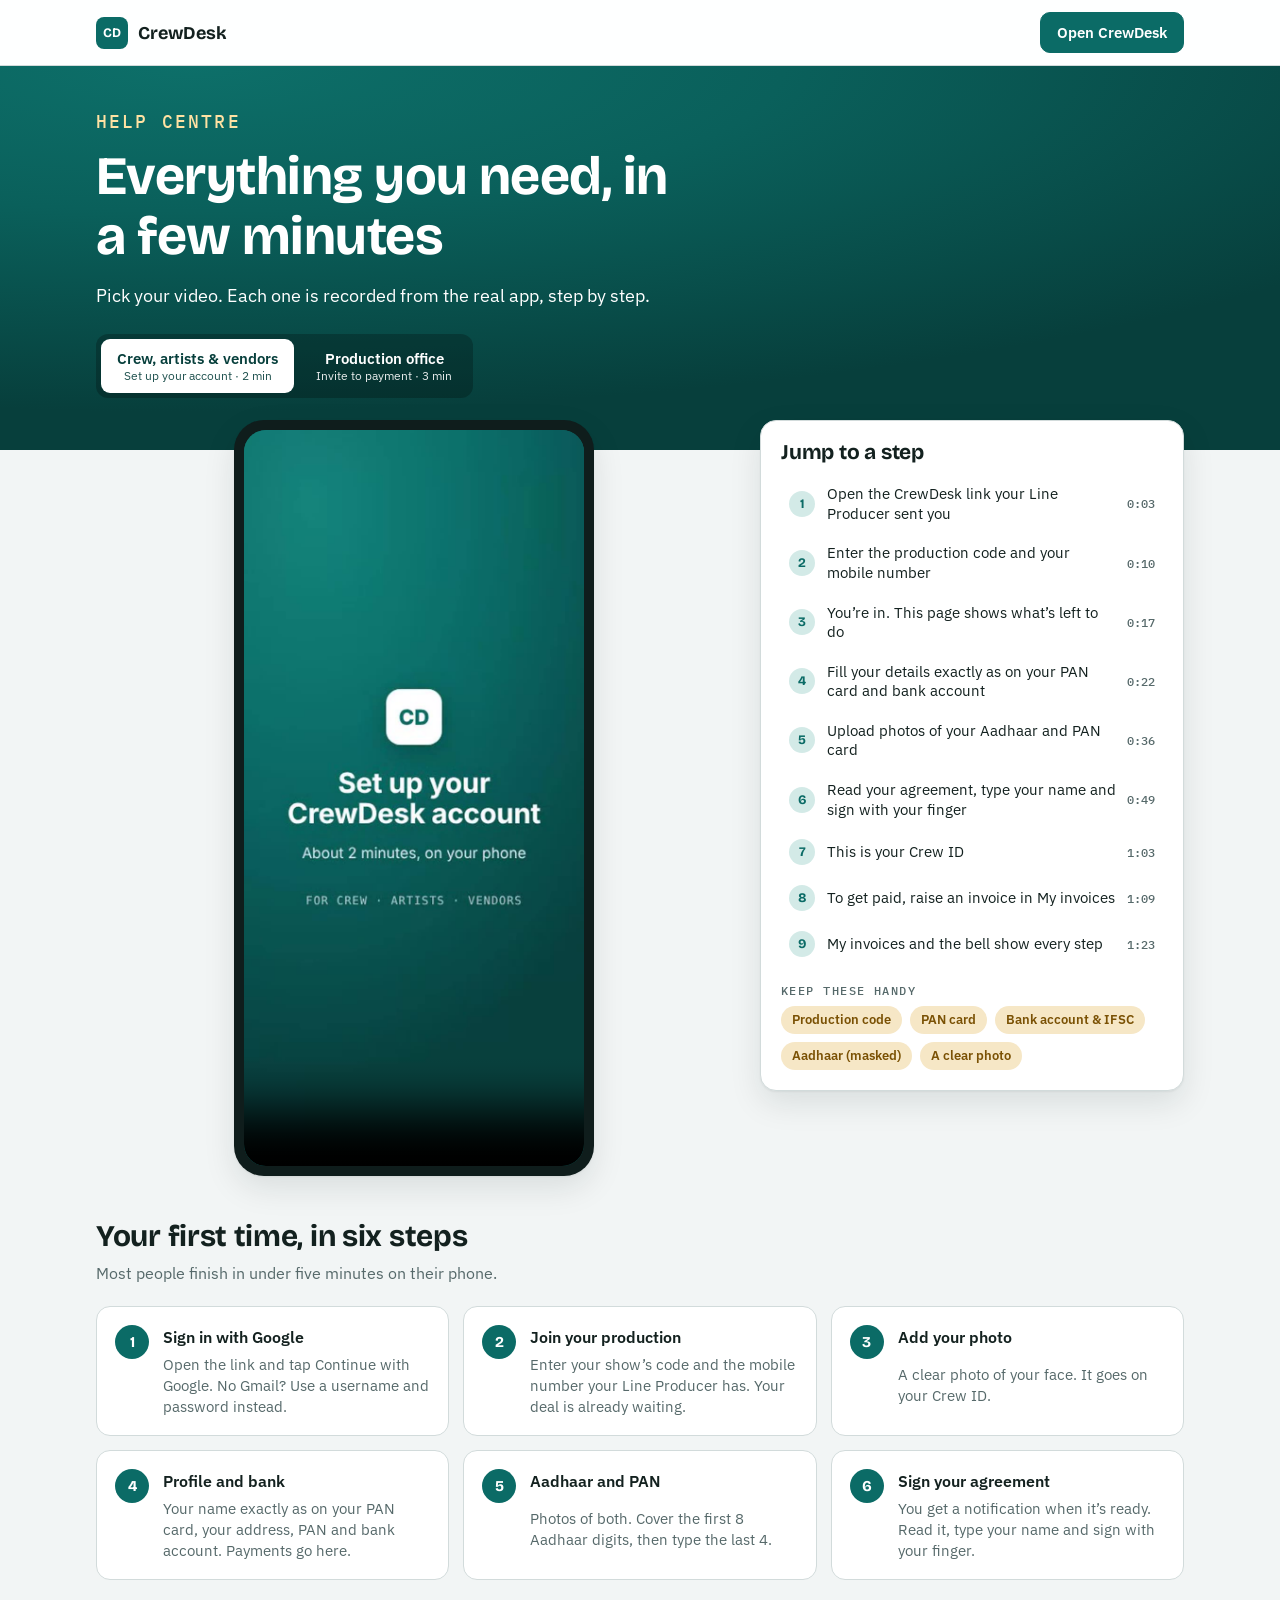
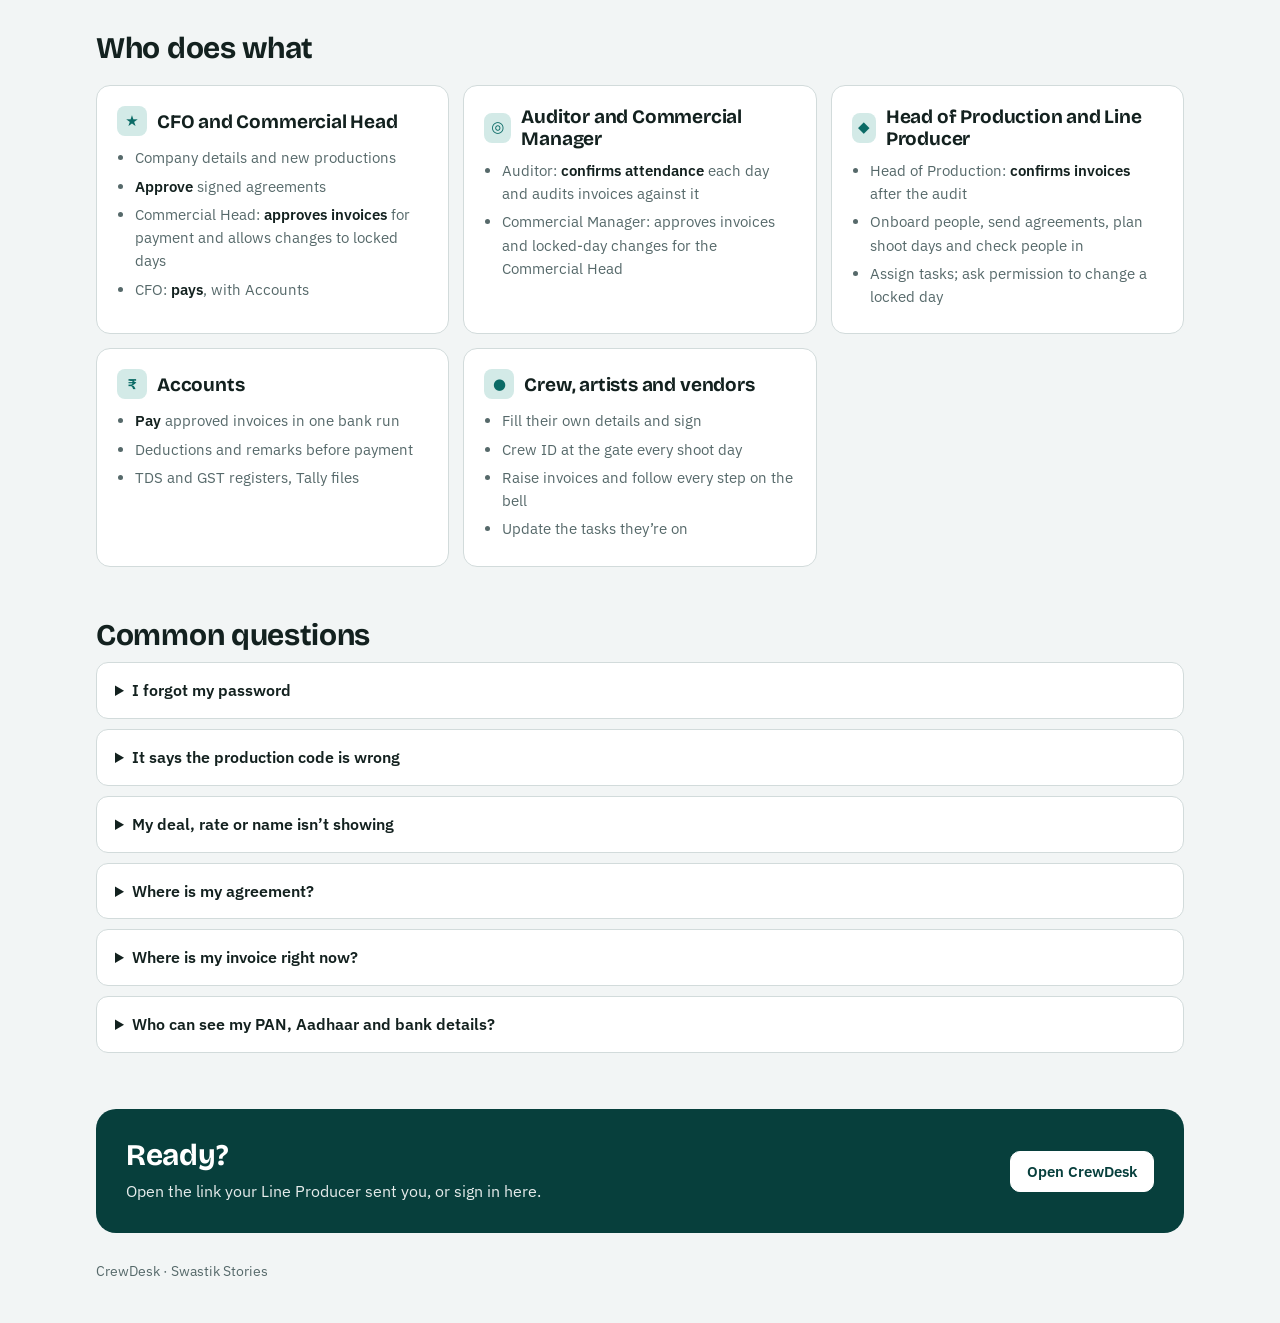
<file: help/index.html>
<!doctype html>
<html lang="en"><head><meta charset="utf-8"><meta name="viewport" content="width=device-width,initial-scale=1,viewport-fit=cover">
<title>CrewDesk Help</title>
<meta name="description" content="Short videos and a guide for crew, artists, vendors and the production office: setting up, onboarding, agreements, invoices and payments.">
<link rel="icon" href="/icon.svg">
<link rel="preconnect" href="https://fonts.googleapis.com">
<link rel="preconnect" href="https://fonts.gstatic.com" crossorigin>
<link rel="stylesheet" href="https://fonts.googleapis.com/css2?family=Bricolage+Grotesque:opsz,wght@12..96,500;12..96,700&family=IBM+Plex+Sans:wght@400;500;600&family=IBM+Plex+Mono:wght@400;500&display=swap">
<style>
:root{
  --bg:#F2F5F5; --surface:#FFFFFF; --surface-2:#E7EDED; --line:#D2DBDB; --fg:#13211F; --muted:#56696A;
  --accent:#0B6B66; --accent-ink:#FFFFFF; --accent-soft:#D3EAE7; --gold:#7A5104; --gold-soft:#F6E7C6; --deep:#073F3C;
  --shadow:0 1px 2px rgb(10 30 30 / .06),0 12px 32px rgb(10 30 30 / .10);
  --f-display:"Bricolage Grotesque","Segoe UI",system-ui,sans-serif; --f-body:"IBM Plex Sans","Segoe UI",system-ui,sans-serif; --f-mono:"IBM Plex Mono",ui-monospace,Menlo,monospace;
}
@media (prefers-color-scheme: dark){:root:not([data-theme="light"]){
  --bg:#0C1515; --surface:#132020; --surface-2:#1A2A2A; --line:#2A3C3C; --fg:#E3EDEC; --muted:#8FA4A3;
  --accent:#43B8AE; --accent-ink:#04211F; --accent-soft:#133A37; --gold:#E7B341; --gold-soft:#3A2E12; --deep:#04211F;
  --shadow:0 1px 2px rgb(0 0 0 / .4),0 12px 32px rgb(0 0 0 / .35); color-scheme:dark}}
:root[data-theme="dark"]{
  --bg:#0C1515; --surface:#132020; --surface-2:#1A2A2A; --line:#2A3C3C; --fg:#E3EDEC; --muted:#8FA4A3;
  --accent:#43B8AE; --accent-ink:#04211F; --accent-soft:#133A37; --gold:#E7B341; --gold-soft:#3A2E12; --deep:#04211F;
  --shadow:0 1px 2px rgb(0 0 0 / .4),0 12px 32px rgb(0 0 0 / .35); color-scheme:dark}
*{box-sizing:border-box}
body{margin:0;background:var(--bg);color:var(--fg);font:16px/1.55 var(--f-body);-webkit-text-size-adjust:100%}
a{color:var(--accent)}
[hidden]{display:none!important}
.wrap{max-width:1120px;margin:0 auto;padding-inline:max(16px,env(safe-area-inset-left,0px)) max(16px,env(safe-area-inset-right,0px))}
header{position:sticky;top:0;z-index:5;background:color-mix(in srgb,var(--surface) 92%,transparent);backdrop-filter:blur(8px);border-bottom:1px solid var(--line)}
header .wrap{display:flex;align-items:center;justify-content:space-between;gap:12px;padding-block:12px}
.brand{display:flex;align-items:center;gap:10px;font:700 18px var(--f-display);color:var(--fg);text-decoration:none}
.brand i{display:grid;place-items:center;width:32px;height:32px;border-radius:8px;background:var(--accent);color:var(--accent-ink);font:700 13px var(--f-display);font-style:normal}
.btn{display:inline-flex;align-items:center;justify-content:center;gap:8px;border-radius:10px;padding:10px 16px;font:600 15px var(--f-body);text-decoration:none;border:1px solid var(--line);background:var(--surface);color:var(--fg);cursor:pointer}
.btn.primary{background:var(--accent);border-color:var(--accent);color:var(--accent-ink)}
h1,h2,h3{font-family:var(--f-display);line-height:1.12;margin:0;letter-spacing:-.01em}
h2{font-size:clamp(24px,3.2vw,30px)} h3{font-size:19px}
.eyebrow{font:500 12px var(--f-mono);letter-spacing:.12em;text-transform:uppercase;color:var(--muted);margin:0 0 10px}

.hero{background:radial-gradient(110% 90% at 15% 0%,#0d6f69 0%,#0a605b 42%,#073f3c 100%);color:#fff}
.hero .wrap{padding-block:44px 52px;display:grid;gap:14px}
.hero .eyebrow{color:#ffe2a3}
.hero h1{font-size:clamp(32px,5.4vw,54px);max-width:18ch}
.hero p{font-size:18px;margin:0;max-width:58ch}
.seg{display:inline-flex;gap:6px;padding:5px;border-radius:12px;background:rgb(0 0 0 / .24);margin-top:10px;justify-self:start;flex-wrap:wrap}
.seg button{border:0;border-radius:9px;padding:10px 16px;font:600 15px var(--f-body);background:transparent;color:#fff;cursor:pointer}
.seg button[aria-selected="true"]{background:#fff;color:var(--deep)}
.seg button small{display:block;font-weight:400;font-size:12px;opacity:.9}

.watch{display:grid;grid-template-columns:minmax(0,1.5fr) minmax(0,1fr);gap:28px;align-items:start;margin-top:-30px}
.frame{background:#0f1d1c;border-radius:20px;padding:10px;box-shadow:var(--shadow)}
.frame video{display:block;width:100%;border-radius:12px;background:#0b6b66}
.frame.port{max-width:360px;justify-self:center;border-radius:30px}
.frame.port video{aspect-ratio:390/844;border-radius:22px}
.frame.land video{aspect-ratio:16/10}
.side{background:var(--surface);border:1px solid var(--line);border-radius:16px;padding:20px;box-shadow:var(--shadow);display:grid;gap:12px}
.side h2{font-size:21px}
.chapters{list-style:none;margin:0;padding:0;display:grid;gap:4px}
.chapters button{width:100%;display:grid;grid-template-columns:28px minmax(0,1fr) auto;gap:10px;align-items:center;text-align:left;border:0;background:none;padding:8px 8px;border-radius:9px;cursor:pointer;color:inherit;font:inherit}
.chapters button:hover{background:var(--surface-2)}
.chapters button.now{background:var(--accent-soft)}
.chapters .n{display:grid;place-items:center;width:26px;height:26px;border-radius:50%;background:var(--accent-soft);color:var(--accent);font:700 13px var(--f-display)}
.chapters button.now .n{background:var(--accent);color:var(--accent-ink)}
.chapters .t{font-size:14.5px;line-height:1.35}
.chapters time{font:500 12px var(--f-mono);color:var(--muted)}
.need{display:flex;flex-wrap:wrap;gap:8px;margin:0;padding:0;list-style:none}
.need li{background:var(--gold-soft);color:var(--gold);border-radius:999px;padding:4px 11px;font-size:13px;font-weight:600}

section{padding:44px 0 8px}
section>p.lede{color:var(--muted);margin:8px 0 0;max-width:62ch}
.steps{list-style:none;margin:20px 0 0;padding:0;display:grid;grid-template-columns:repeat(auto-fit,minmax(min(100%,300px),1fr));gap:14px;counter-reset:s}
.steps li{counter-increment:s;background:var(--surface);border:1px solid var(--line);border-radius:14px;padding:18px;display:grid;grid-template-columns:auto minmax(0,1fr);gap:4px 14px}
.steps li::before{content:counter(s);grid-row:span 2;display:grid;place-items:center;width:34px;height:34px;border-radius:50%;background:var(--accent);color:var(--accent-ink);font:700 15px var(--f-display)}
.steps b{font-weight:600}
.steps span{color:var(--muted);font-size:14.5px;line-height:1.45}
.cols{display:grid;grid-template-columns:repeat(auto-fit,minmax(min(100%,300px),1fr));gap:14px;margin-top:20px}
.card{background:var(--surface);border:1px solid var(--line);border-radius:14px;padding:20px}
.card h3{margin-bottom:10px;display:flex;align-items:center;gap:10px}
.card h3 i{display:grid;place-items:center;width:30px;height:30px;border-radius:8px;background:var(--accent-soft);color:var(--accent);font-style:normal;font-size:15px}
.card ul{margin:0;padding-left:18px;color:var(--muted);font-size:15px}
.card li{margin:5px 0}
.card li b{color:var(--fg);font-weight:600}
details{background:var(--surface);border:1px solid var(--line);border-radius:12px;padding:0 18px;margin-top:10px}
summary{cursor:pointer;padding:15px 0;font-weight:600}
details p{margin:0 0 15px;color:var(--muted)}
.cta{margin:48px 0 0;border-radius:20px;background:var(--deep);color:#fff;padding:30px;display:flex;flex-wrap:wrap;gap:16px;align-items:center;justify-content:space-between}
.cta h2{color:#fff}
.cta p{margin:6px 0 0;opacity:.9}
.cta .btn.primary{background:#fff;color:var(--deep);border-color:#fff}
footer{padding:28px 0 calc(40px + env(safe-area-inset-bottom,0px));color:var(--muted);font-size:14px}
@media (max-width:820px){ .watch{grid-template-columns:minmax(0,1fr);margin-top:-24px} .frame.land{border-radius:14px;padding:6px} }
</style>
</head>
<body>
<header><div class="wrap"><a class="brand" href="/"><i>CD</i>CrewDesk</a><a class="btn primary" href="/">Open CrewDesk</a></div></header>

<div class="hero"><div class="wrap">
  <p class="eyebrow">Help centre</p>
  <h1>Everything you need, in a few minutes</h1>
  <p>Pick your video. Each one is recorded from the real app, step by step.</p>
  <div class="seg" role="tablist" aria-label="Choose a video">
    <button role="tab" data-video="crewdesk-setup" aria-selected="true">Crew, artists &amp; vendors<small>Set up your account · 2 min</small></button>
    <button role="tab" data-video="crewdesk-office" aria-selected="false">Production office<small>Invite to payment · 3 min</small></button>
  </div>
</div></div>

<main class="wrap">
  <div class="watch">
    <div class="frame port" id="frame"><video id="guide-video" controls playsinline preload="metadata" aria-label="CrewDesk guide video"></video></div>
    <aside class="side">
      <h2>Jump to a step</h2>
      <ol class="chapters" id="chapters"></ol>
      <div data-for="crewdesk-setup"><p class="eyebrow" style="margin:6px 0 8px">Keep these handy</p>
        <ul class="need"><li>Production code</li><li>PAN card</li><li>Bank account &amp; IFSC</li><li>Aadhaar (masked)</li><li>A clear photo</li></ul></div>
      <div data-for="crewdesk-office" hidden><p class="eyebrow" style="margin:6px 0 8px">Before you start</p>
        <ul class="need"><li>Company PAN &amp; TAN</li><li>GSTIN</li><li>Bank details</li><li>Crew list &amp; rates</li></ul></div>
    </aside>
  </div>

  <section data-for="crewdesk-setup" aria-labelledby="setup">
    <h2 id="setup">Your first time, in six steps</h2>
    <p class="lede">Most people finish in under five minutes on their phone.</p>
    <ol class="steps">
      <li><b>Sign in with Google</b><span>Open the link and tap Continue with Google. No Gmail? Use a username and password instead.</span></li>
      <li><b>Join your production</b><span>Enter your show’s code and the mobile number your Line Producer has. Your deal is already waiting.</span></li>
      <li><b>Add your photo</b><span>A clear photo of your face. It goes on your Crew ID.</span></li>
      <li><b>Profile and bank</b><span>Your name exactly as on your PAN card, your address, PAN and bank account. Payments go here.</span></li>
      <li><b>Aadhaar and PAN</b><span>Photos of both. Cover the first 8 Aadhaar digits, then type the last 4.</span></li>
      <li><b>Sign your agreement</b><span>You get a notification when it’s ready. Read it, type your name and sign with your finger.</span></li>
    </ol>
  </section>

  <section data-for="crewdesk-office" hidden aria-labelledby="office-flow">
    <h2 id="office-flow">How a show runs in CrewDesk</h2>
    <p class="lede">Set up once, then every person moves through the same chain: invite, agreement, schedule, invoice, payment, Tally.</p>
    <ol class="steps">
      <li><b>Company details, once</b><span>The CFO or Commercial Head enters PAN, TAN, GSTIN and bank. Every show uses them.</span></li>
      <li><b>Create the show</b><span>It gets its own joining code. Share it with the crew; make a new one if it leaks.</span></li>
      <li><b>Onboard people</b><span>Set the deal and send the invite on WhatsApp. They fill their own bank, PAN and Aadhaar.</span></li>
      <li><b>Agreements</b><span>Send with one tap when someone is ready. Owners approve after they sign.</span></li>
      <li><b>Schedule and gate</b><span>Plan shoot days and check people in with their Crew ID. That’s their attendance.</span></li>
      <li><b>Invoices to Tally</b><span>The Auditor confirms attendance and audits, the Head of Production confirms, the Commercial Head approves, the CFO or Accounts pays in one run, then the Tally files.</span></li>
      <li><b>Tasks and issues</b><span>Heads assign production tasks with a due date and shoot day; issues collect solutions until one is accepted.</span></li>
    </ol>
  </section>

  <section aria-labelledby="roles">
    <h2 id="roles">Who does what</h2>
    <div class="cols">
      <div class="card"><h3><i>★</i>CFO and Commercial Head</h3><ul><li>Company details and new productions</li><li><b>Approve</b> signed agreements</li><li>Commercial Head: <b>approves invoices</b> for payment and allows changes to locked days</li><li>CFO: <b>pays</b>, with Accounts</li></ul></div>
      <div class="card"><h3><i>◎</i>Auditor and Commercial Manager</h3><ul><li>Auditor: <b>confirms attendance</b> each day and audits invoices against it</li><li>Commercial Manager: approves invoices and locked-day changes for the Commercial Head</li></ul></div>
      <div class="card"><h3><i>◆</i>Head of Production and Line Producer</h3><ul><li>Head of Production: <b>confirms invoices</b> after the audit</li><li>Onboard people, send agreements, plan shoot days and check people in</li><li>Assign tasks; ask permission to change a locked day</li></ul></div>
      <div class="card"><h3><i>₹</i>Accounts</h3><ul><li><b>Pay</b> approved invoices in one bank run</li><li>Deductions and remarks before payment</li><li>TDS and GST registers, Tally files</li></ul></div>
      <div class="card"><h3><i>●</i>Crew, artists and vendors</h3><ul><li>Fill their own details and sign</li><li>Crew ID at the gate every shoot day</li><li>Raise invoices and follow every step on the bell</li><li>Update the tasks they’re on</li></ul></div>
  </section>

  <section aria-labelledby="faq">
    <h2 id="faq">Common questions</h2>
    <details><summary>I forgot my password</summary><p>On the sign-in screen tap <b>Forgot password?</b>. If your account uses a Gmail address, tap <b>Sign in with Google instead</b>: you’re straight back in. Otherwise we email you a reset link.</p></details>
    <details><summary>It says the production code is wrong</summary><p>Every show has its own code, like SATH-7Q4K. Check it with your Line Producer. After 10 wrong tries, joining is paused for an hour.</p></details>
    <details><summary>My deal, rate or name isn’t showing</summary><p>Use the same mobile number or Gmail your Line Producer used for your invite. If it still doesn’t show, ask them to check your invite.</p></details>
    <details><summary>Where is my agreement?</summary><p>It arrives after your profile and documents are complete. You’ll get a notification on the bell, and it appears under <b>My setup → Agreement</b>.</p></details>
    <details><summary>Where is my invoice right now?</summary><p>Open <b>My invoices</b>: each one shows its stage (with the Auditor, the Head of Production, the Commercial Head, approved, paid). The bell tells you each time it moves.</p></details>
    <details><summary>Who can see my PAN, Aadhaar and bank details?</summary><p>Only you, the CFO, the Commercial Head and Accounts on your production. Every change is logged.</p></details>
  </section>

  <div class="cta"><div><h2>Ready?</h2><p>Open the link your Line Producer sent you, or sign in here.</p></div><a class="btn primary" href="/">Open CrewDesk</a></div>
</main>
<footer><div class="wrap">CrewDesk · Swastik Stories</div></footer>
<script src="help.js"></script>
</body></html>
</file>
